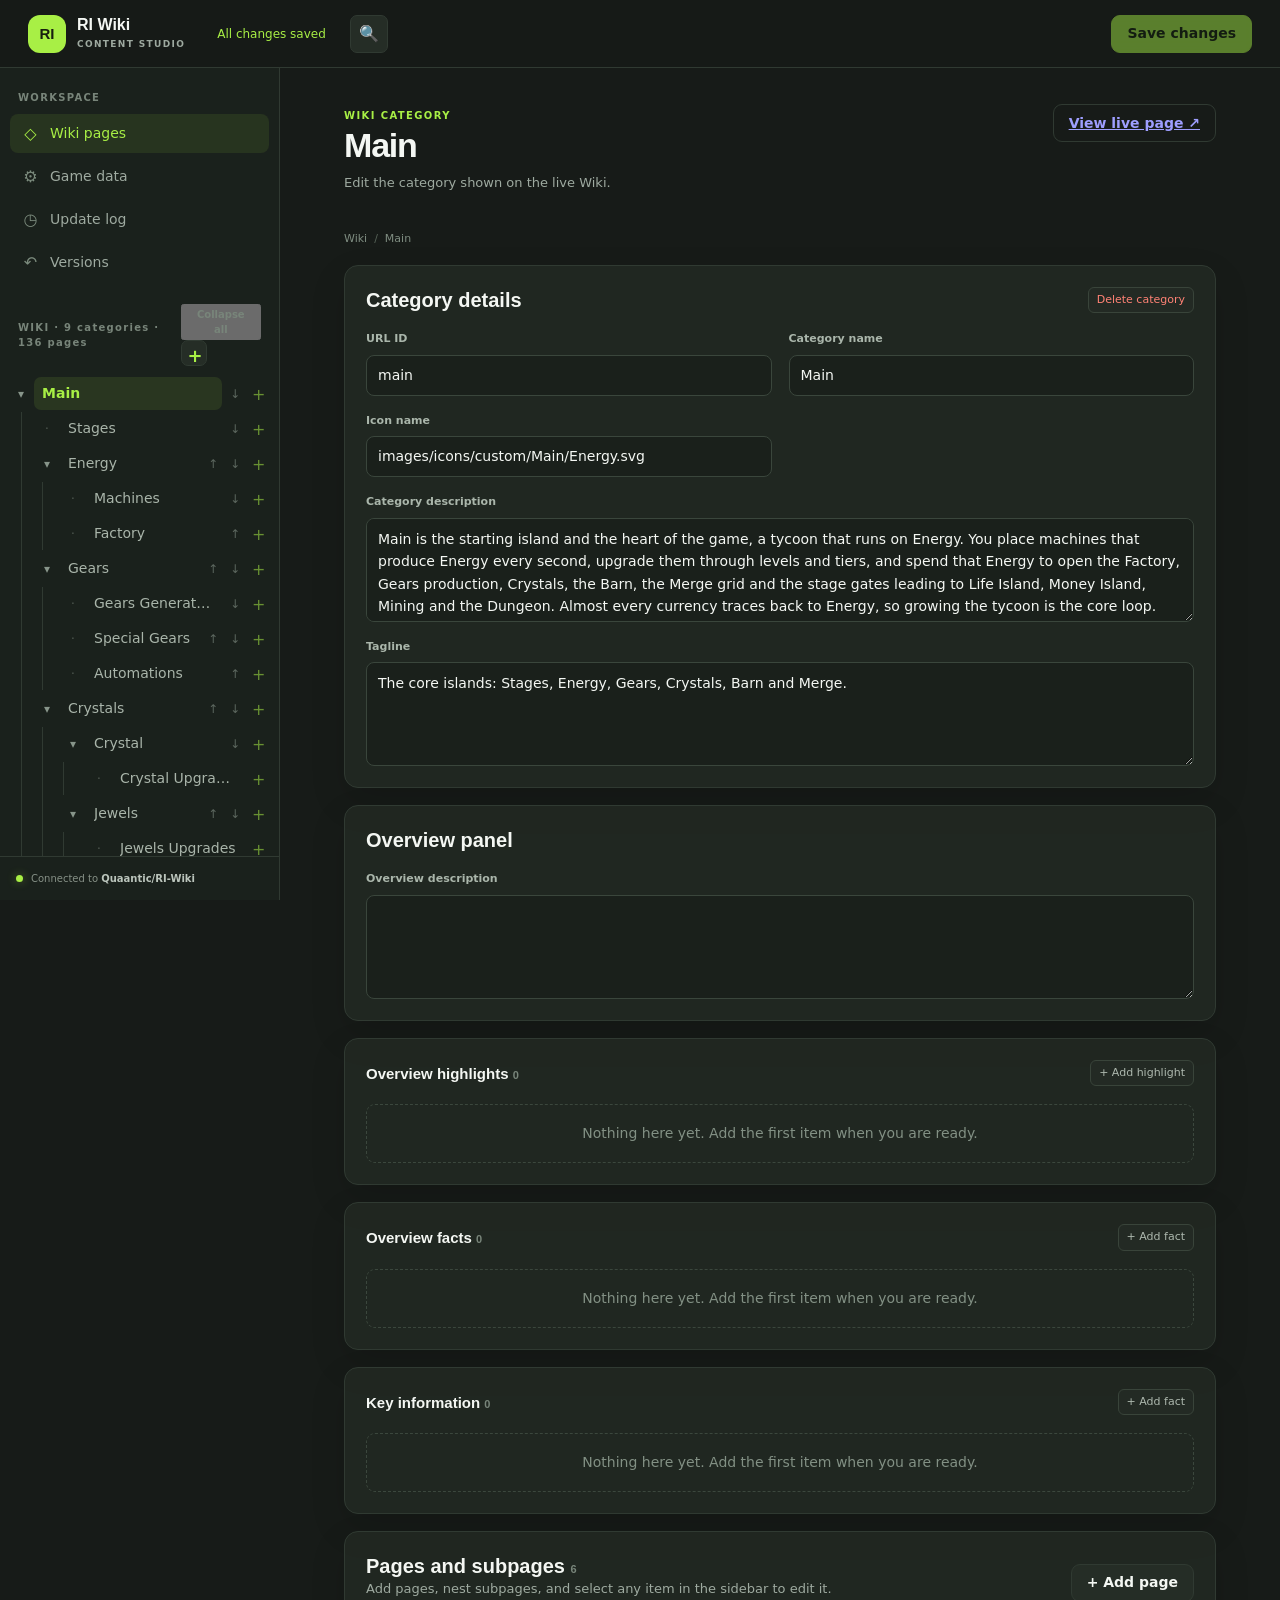
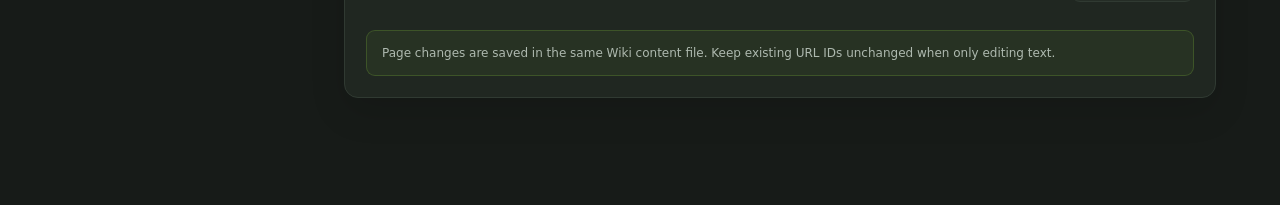
<file: admin/index.html>
<!doctype html>
<html lang="en">
<head>
  <meta charset="utf-8">
  <meta name="viewport" content="width=device-width, initial-scale=1">
  <meta name="robots" content="noindex">
  <meta name="theme-color" content="#171b18">
  <title>Wiki Studio | RI Wiki</title>
  <link rel="stylesheet" href="../css/tokens.css">
  <link rel="stylesheet" href="./admin.css">
  <link rel="icon" type="image/x-icon" href="../favicon.ico">
</head>
<body>
  <main id="app" class="studio">
    <header class="topbar">
      <a class="brand" href="../" aria-label="RI Wiki home">
        <span class="brand-mark">RI</span>
        <span><strong>RI Wiki</strong><small>CONTENT STUDIO</small></span>
      </a>
      <div class="topbar__status" id="status" role="status">Connecting to GitHub…</div>
      <div class="topbar__search">
        <label class="search-label" for="studio-search" hidden>Search</label>
        <input class="search-input" id="studio-search" type="search" placeholder="Search pages, items, releases…" aria-label="Search" hidden>
        <button class="icon-button" id="toggle-search" type="button" title="Search">🔍</button>
      </div>
      <div class="topbar__actions">
        <button id="save" class="button button--primary" type="button">Save changes</button>
      </div>
    </header>

    <div id="workspace" class="workspace">
      <aside class="sidebar">
        <div class="sidebar__heading">WORKSPACE</div>
        <nav class="tabs" aria-label="Content sections">
          <button class="tab is-active" data-screen="wiki" type="button"><span>◇</span> Wiki pages</button>
          <button class="tab" data-screen="game" type="button"><span>⚙</span> Game data</button>
          <button class="tab" data-screen="updates" type="button"><span>◷</span> Update log</button>
          <button class="tab" data-screen="versions" type="button"><span>↶</span> Versions</button>
        </nav>
        <div class="sidebar__heading sidebar__heading--tree"><span id="tree-heading">WIKI STRUCTURE</span><div class="sidebar__tree-actions"><button id="toggle-tree" class="tree-toggle" type="button">Collapse all</button><button id="add-category" class="icon-button" aria-label="Add category" title="Add category" type="button">+</button></div></div>
        <div id="tree" class="tree"></div>
        <div class="sidebar__footer">
          <span class="connection-dot"></span>
          <span>Connected to <b>Quaantic/RI-Wiki</b></span>
        </div>
      </aside>

      <section class="editor">
        <div id="screen-content" class="screen-content"></div>
      </section>
    </div>
  </main>
  <div id="toast" class="toast" role="status" aria-live="polite"></div>
  <script type="module" src="./app.js"></script>
</body>
</html>
</file>
<file: css/tokens.css>
:root {
  color-scheme: dark;

  /* ---- Palette ---- */
  --c-bg: #171d19;            /* main background */
  --c-bg-2: #1e2720;          /* secondary background (sidebar, topbar) */
  --c-card: #222b24;          /* card background */
  --c-card-hover: #2b362b;
  --c-inset: #141a16;         /* deepest inset (table heads, code wells) */
  --c-raised: #303b30;        /* raised elements (pills, inputs) */

  --c-accent: #bdcc98;        /* primary green */
  --c-accent-light: #dbe7b8;
  --c-accent-deep: #97b076;
  --c-accent-soft: #bdcc981a;
  --c-accent-soft-2: #bdcc982b;
  --c-accent-soft-3: #bdcc9840;
  --c-on-accent: #1b241a;     /* text on green */

  --c-text: #f2efdf;
  --c-text-2: #d0d4c5;        /* muted body */
  --c-text-3: #a9b4a4;        /* faint meta */
  --c-text-4: #8a9788;        /* disabled / hairline labels */

  --c-border: #354237;
  --c-border-2: #4b5a4b;
  --c-border-accent: #bdcc985e;

  --c-topbar: #1a221c;

  /* Update-log contexts */
  --c-feature: #bdcc98;
  --c-changes: #ddbd81;
  --c-ui: #a2ccd4;
  --c-bug: #f0a58d;
  --c-credits: #dfbd7c;
  --c-feedback: #a2ccd4;

  /* Texturas de fundo (opacity por tema) */
  --tex-leaves: 0.07;
  --tex-topo: 0.5;
  --tex-grid: 0.035;

  /* Rarity (game data only) */
  --r-common: #9AA69C;
  --r-uncommon: #A8EF45;
  --r-rare: #58C7F3;
  --r-epic: #B981F9;
  --r-legendary: #FFB454;

  /* ---- Typography ---- */
  --font-heading: 'Palatino Linotype', 'Book Antiqua', Georgia, serif;
  --c-brass: #ddbd81;
  --font-display: 'Segoe UI', system-ui, sans-serif;
  --font-body: 'Segoe UI', system-ui, sans-serif;
  --font-mono: ui-monospace, 'Cascadia Code', 'SF Mono', Consolas, monospace;

  /* ---- Radii ---- */
  --r-xs: 3px;
  --r-sm: 4px;
  --r-md: 5px;
  --r-lg: 6px;
  --r-xl: 8px;
  --r-pill: 4px;

  /* ---- Elevation ---- */
  --shadow-1: none;
  --shadow-2: 0 8px 24px #0b100b44;
  --shadow-3: 0 24px 60px -12px rgba(8, 10, 8, 0.65);
  --inset-hi: 0 0 transparent;
  --glow-accent: 0 0 0 1px var(--c-border-accent);

  /* ---- Motion ---- */
  --t-fast: 140ms;
  --t-med: 230ms;
  --t-slow: 420ms;
  --ease-out: cubic-bezier(0.22, 0.61, 0.36, 1);
  --ease-spring: cubic-bezier(0.34, 1.4, 0.5, 1);

  /* ---- Layout ---- */
  --sidebar-w: 258px;
  --topbar-h: 76px;
  --content-max: 1800px;
  --z-topbar: 40;
  --z-sidebar: 50;
  --z-overlay: 60;
  --z-search: 70;
  --z-toast: 90;
}

/* ================= TEMA CLARO (verde suave) =================
   Ativado via <html data-theme="light"> (Settings). Dark e o padrao. */
:root[data-theme='light'] {
  color-scheme: light;
  --c-brass: #755123;

  --c-bg: #f1f1e8;
  --c-bg-2: #e7ebde;
  --c-card: #f7f7ee;
  --c-card-hover: #e9eddd;
  --c-inset: #dfe5d7;
  --c-raised: #fafaf3;

  --c-accent: #3e5b30;
  --c-accent-light: #2d4928;
  --c-accent-deep: #304a27;
  --c-accent-soft: #42603619;
  --c-accent-soft-2: #42603629;
  --c-accent-soft-3: #42603638;
  --c-on-accent: #fff;

  --c-text: #222c22;
  --c-text-2: #3c493a;
  --c-text-3: #4e5d4c;
  --c-text-4: #576455;

  --c-border: #cbd2c2;
  --c-border-2: #aebca6;
  --c-border-accent: #65835a84;

  --c-topbar: #e7ebde;

  --c-feature: #3e5b30;
  --c-changes: #755123;
  --c-ui: #2b606c;
  --c-bug: #943f2d;
  --c-credits: #795720;
  --c-feedback: #2b606c;

  --tex-leaves: 0.05;
  --tex-topo: 0.4;
  --tex-grid: 0.04;

  --shadow-1: none;
  --shadow-2: 0 8px 24px #222b2224;
  --shadow-3: 0 24px 60px -12px rgba(38, 52, 36, 0.22);
  --inset-hi: 0 0 transparent;
  --glow-accent: 0 0 0 1px var(--c-border-accent);
}
</file>
<file: admin/admin.css>
:root {
  color-scheme: dark;
  --studio-bg: #171b18;
  --studio-panel: #1d241f;
  --studio-card: #252d26;
  --studio-raised: #2e3830;
  --studio-border: #303a32;
  --studio-text: #f4f7f3;
  --studio-muted: #9eaaa0;
  --studio-accent: #a8ef45;
  --studio-red: #ff8275;
}

* { box-sizing: border-box; }
body {
  min-width: 320px;
  min-height: 100vh;
  margin: 0;
  color: var(--studio-text);
  background:
    radial-gradient(900px 440px at 85% -15%, rgba(168,239,69,.07), transparent 65%),
    var(--studio-bg);
  font: 14px/1.5 Inter, "Segoe UI", system-ui, sans-serif;
}
button, input, textarea, select { font: inherit; }
button { color: inherit; }
[hidden] { display: none !important; }

.studio { min-height: 100vh; }
.topbar {
  position: sticky;
  z-index: 5;
  top: 0;
  display: flex;
  align-items: center;
  min-height: 68px;
  padding: 0 28px;
  background: rgba(23,27,24,.92);
  border-bottom: 1px solid var(--studio-border);
  backdrop-filter: blur(18px);
}
.brand { display: flex; align-items: center; gap: 11px; color: inherit; text-decoration: none; }
.brand-mark {
  display: grid;
  width: 38px;
  height: 38px;
  place-items: center;
  border-radius: 12px;
  color: #17200f;
  background: var(--studio-accent);
  font: 800 15px/1 "Space Grotesk", "Segoe UI", sans-serif;
}
.brand strong, .brand small { display: block; }
.brand strong { font: 700 16px/1.1 "Space Grotesk", "Segoe UI", sans-serif; }
.brand small { margin-top: 4px; color: var(--studio-muted); font-size: 9px; font-weight: 800; letter-spacing: .15em; }
.topbar__status { margin-left: 32px; color: var(--studio-muted); font-size: 12px; }
.topbar__status[data-state="error"] { color: var(--studio-red); }
.topbar__status[data-state="saved"] { color: var(--studio-accent); }
.topbar__search { display: flex; align-items: center; gap: 8px; margin-left: 24px; }
.search-input {
  min-width: 0;
  flex: 1;
  max-width: 260px;
  min-height: 38px;
  padding: 0 12px 0 34px;
  border: 1px solid var(--studio-border);
  border-radius: 9px;
  background: var(--studio-card);
  color: var(--studio-text);
  font: inherit;
  font-size: 13px;
}
.search-input::placeholder { color: var(--studio-muted); }
.search-input:focus { outline: none; border-color: var(--studio-accent); background: var(--studio-raised); }
.search-input[hidden] { display: none !important; }
.topbar__search .icon-button { min-height: 38px; width: 38px; padding: 0; font-size: 16px; }
.topbar__search .icon-button.is-active { background: var(--studio-accent); color: #14200c; border-color: var(--studio-accent); }
.tree-item.is-selected { background: rgba(168,239,69,.15); border-color: var(--studio-accent); color: var(--studio-accent); font-weight: 700; }
.tree-item.is-selected .tree-item__name { color: inherit; }
.tree-data-heading { display: flex; align-items: center; justify-content: space-between; gap: 8px; padding: 8px 12px; border-bottom: 1px solid var(--studio-border); font-size: 12px; font-weight: 700; text-transform: uppercase; letter-spacing: .08em; color: var(--studio-muted); }
.tree-item__name { display: block; overflow: hidden; text-overflow: ellipsis; white-space: nowrap; }
.tree-item__chevron { display: inline-block; width: 14px; color: var(--studio-muted); margin-right: 6px; }
.topbar__actions { display: flex; align-items: center; gap: 10px; margin-left: auto; }
.account { max-width: 180px; overflow: hidden; color: var(--studio-muted); text-overflow: ellipsis; white-space: nowrap; }
.button {
  display: inline-flex;
  align-items: center;
  justify-content: center;
  min-height: 38px;
  padding: 0 15px;
  border: 1px solid var(--studio-border);
  border-radius: 9px;
  background: var(--studio-card);
  cursor: pointer;
  font-weight: 700;
  transition: background .16s ease, border-color .16s ease, transform .16s ease;
}
.button:hover:not(:disabled) { border-color: #50604f; background: var(--studio-raised); }
.button:active:not(:disabled) { transform: translateY(1px); }
.button:disabled { cursor: not-allowed; opacity: .48; }
.button--primary { border-color: var(--studio-accent); color: #14200c; background: var(--studio-accent); }
.button--primary:hover:not(:disabled) { border-color: #c9ff74; background: #c9ff74; }
.button--quiet { background: transparent; }
.button--large { min-height: 46px; padding: 0 21px; }
.button--small { min-height: 32px; width: 100%; margin: 4px 0 8px; padding: 0 9px; font-size: 12px; }
.button--danger { color: var(--studio-red); }
.icon-button {
  display: inline-grid;
  width: 26px;
  height: 26px;
  place-items: center;
  border: 1px solid var(--studio-border);
  border-radius: 7px;
  color: var(--studio-accent);
  background: var(--studio-card);
  cursor: pointer;
  font-size: 18px;
}
.icon-button:hover { border-color: var(--studio-accent); }

.workspace { display: grid; min-height: calc(100vh - 68px); grid-template-columns: 280px minmax(0, 1fr); }
.sidebar {
  position: sticky;
  top: 68px;
  display: flex;
  height: calc(100vh - 68px);
  flex-direction: column;
  border-right: 1px solid var(--studio-border);
  background: rgba(29,36,31,.7);
}
.sidebar__heading {
  display: flex;
  align-items: center;
  justify-content: space-between;
  padding: 22px 18px 9px;
  color: #78857a;
  font-size: 10px;
  font-weight: 800;
  letter-spacing: .13em;
}
.sidebar__heading--tree { padding-top: 22px; }
.tabs { display: grid; gap: 4px; padding: 0 10px; }
.tab {
  display: flex;
  align-items: center;
  gap: 10px;
  min-height: 39px;
  padding: 0 11px;
  border: 0;
  border-radius: 8px;
  color: var(--studio-muted);
  background: transparent;
  cursor: pointer;
  text-align: left;
}
.tab > span:first-child { width: 19px; color: #7b8b7d; font-size: 16px; text-align: center; }
.tab:hover { color: var(--studio-text); background: rgba(255,255,255,.035); }
.tab.is-active { color: var(--studio-accent); background: rgba(168,239,69,.09); }
.tab.is-active > span:first-child { color: var(--studio-accent); }
.count { margin-left: auto; color: #78857a; font-size: 11px; }
.tree { min-height: 0; flex: 1; overflow: auto; padding: 0 10px 18px; }
.tree-category { margin: 2px 0; }
.tree-item {
  display: flex;
  width: 100%;
  align-items: center;
  gap: 7px;
  min-height: 33px;
  padding: 5px 8px;
  border: 0;
  border-radius: 7px;
  color: #a9b5aa;
  background: transparent;
  cursor: pointer;
  text-align: left;
}
.tree-item:hover { color: var(--studio-text); background: rgba(255,255,255,.04); }
.tree-item.is-selected { color: var(--studio-accent); background: rgba(168,239,69,.1); }
.tree-item__chevron { width: 12px; color: #68766b; font-size: 10px; }
.tree-item__name { overflow: hidden; flex: 1; text-overflow: ellipsis; white-space: nowrap; }
.tree-item__add { color: var(--studio-accent); opacity: .55; }
.tree-item:hover .tree-item__add { opacity: 1; }
.tree-row { display: flex; align-items: center; gap: 2px; }
.tree-row > .tree-item { flex: 1; min-width: 0; }
.tree-expand { display: inline-grid; width: 22px; height: 25px; flex: none; place-items: center; border: 0; border-radius: 6px; color: #87958a; background: transparent; cursor: pointer; font-size: 12px; }
.tree-expand:not(:disabled):hover { color: var(--studio-accent); background: rgba(168,239,69,.08); }
.tree-expand:disabled { cursor: default; opacity: .5; }
.tree-add { display: inline-grid; width: 23px; height: 23px; flex: none; place-items: center; border: 0; border-radius: 6px; color: var(--studio-accent); background: transparent; cursor: pointer; font-size: 16px; opacity: .55; }
.tree-add:hover { background: rgba(168,239,69,.1); opacity: 1; }
.tree-order { display: inline-grid; width: 20px; height: 23px; flex: none; place-items: center; border: 0; border-radius: 5px; color: #87958a; background: transparent; cursor: pointer; font-size: 12px; opacity: .6; }
.tree-order:hover { color: var(--studio-accent); background: rgba(168,239,69,.08); opacity: 1; }
.tree-children { margin-left: 11px; padding-left: 9px; border-left: 1px solid #303a32; }
.tree-data-group { margin: 4px 0 11px; padding-bottom: 7px; border-bottom: 1px solid rgba(48,58,50,.6); }
.tree-data-heading { display: flex; align-items: center; justify-content: space-between; min-height: 28px; padding: 0 5px 0 8px; color: #7f8e81; font-size: 10px; font-weight: 800; letter-spacing: .07em; text-transform: uppercase; }
.tree-data-group > .tree-item { min-height: 29px; padding-left: 11px; font-size: 11px; }
.tree-empty { padding: 10px 8px; color: #879489; font-size: 11px; }
.sidebar__footer { display: flex; align-items: center; gap: 8px; padding: 14px 16px; border-top: 1px solid var(--studio-border); color: #869187; font-size: 10px; }
.sidebar__footer b { color: #bbc5bc; font-weight: 600; }
.connection-dot { width: 7px; height: 7px; border-radius: 50%; background: var(--studio-accent); box-shadow: 0 0 10px rgba(168,239,69,.4); }

.editor { min-width: 0; }
.screen-content { width: min(1050px, 100%); margin: 0 auto; padding: 36px clamp(20px, 5vw, 66px) 90px; }
.page-heading { display: flex; align-items: flex-start; justify-content: space-between; gap: 20px; margin-bottom: 26px; }
.eyebrow { color: var(--studio-accent); font-size: 10px; font-weight: 800; letter-spacing: .14em; }
h1, h2, h3, p { margin-top: 0; }
h1 { margin-bottom: 7px; color: var(--studio-text); font: 700 clamp(25px,3vw,34px)/1.2 "Space Grotesk", "Segoe UI", sans-serif; letter-spacing: -.035em; }
h2 { color: var(--studio-text); font: 650 20px/1.3 "Space Grotesk", "Segoe UI", sans-serif; }
h3 { color: var(--studio-text); font: 650 15px/1.4 "Space Grotesk", "Segoe UI", sans-serif; }
.subheading { color: var(--studio-muted); font-size: 13px; }
.panel {
  margin: 17px 0;
  padding: 21px;
  border: 1px solid var(--studio-border);
  border-radius: 14px;
  background: rgba(37,45,38,.68);
  box-shadow: 0 14px 36px rgba(0,0,0,.12);
}
.panel__heading { display: flex; align-items: center; justify-content: space-between; gap: 12px; margin-bottom: 18px; }
.panel__heading h2, .panel__heading h3 { margin: 0; }
.form-grid { display: grid; gap: 17px; grid-template-columns: repeat(2, minmax(0,1fr)); }
.field { display: grid; min-width: 0; gap: 7px; }
.field--wide { grid-column: 1 / -1; }
.field label, .field-label { color: #aab6ab; font-size: 11px; font-weight: 700; }
.field input, .field textarea, .field select {
  width: 100%;
  min-height: 40px;
  padding: 9px 11px;
  border: 1px solid #3a463c;
  border-radius: 8px;
  outline: 0;
  color: var(--studio-text);
  background: #1a201b;
}
.field textarea { min-height: 104px; resize: vertical; line-height: 1.6; }
.field input:focus, .field textarea:focus, .field select:focus { border-color: var(--studio-accent); box-shadow: 0 0 0 3px rgba(168,239,69,.09); }
.field select { color-scheme: dark; }
.field input::placeholder, .field textarea::placeholder { color: #667268; }
.check-field { display: flex; align-items: center; gap: 10px; min-height: 40px; color: #c6d0c6; }
.check-field input { width: 17px; height: 17px; accent-color: var(--studio-accent); }
.repeat-list { display: grid; gap: 12px; }
.repeat-item { position: relative; padding: 16px; border: 1px solid #374238; border-radius: 10px; background: rgba(18,22,19,.4); }
.repeat-item__tools { display: flex; align-items: center; justify-content: flex-end; gap: 5px; margin: -5px -5px 9px; }
.mini-button { padding: 4px 8px; border: 1px solid #39443a; border-radius: 6px; color: #aeb9af; background: #232a24; cursor: pointer; font-size: 11px; }
.mini-button:hover { border-color: #71806f; color: var(--studio-text); }
.mini-button--danger { color: var(--studio-red); }
.repeat-empty { padding: 18px; border: 1px dashed #3b473d; border-radius: 9px; color: #829084; text-align: center; }
.nested-list { display: grid; gap: 10px; margin-top: 14px; padding-left: 16px; border-left: 1px solid #3c493d; }
.section-title { margin: 0 0 12px; color: #8d9b8e; font-size: 10px; font-weight: 800; letter-spacing: .1em; text-transform: uppercase; }
.game-data-panel > .notice { margin-bottom: 17px; }
.game-object { margin-top: 15px; padding: 15px; border: 1px solid #374238; border-radius: 10px; background: rgba(18,22,19,.25); }
.game-object--nested { margin-top: 0; padding: 11px; border-color: rgba(55,66,56,.65); background: rgba(18,22,19,.2); }
.game-object__heading, .game-array__heading { display: flex; align-items: center; justify-content: space-between; gap: 12px; margin-bottom: 12px; }
.game-object__heading h3, .game-array__heading h3 { margin: 0; }
.game-object__fields { display: grid; gap: 14px; }
.game-field { position: relative; min-width: 0; padding-right: 28px; }
.game-field__remove { position: absolute; top: 20px; right: 0; width: 24px; height: 24px; border: 1px solid transparent; border-radius: 6px; color: #78857a; background: transparent; cursor: pointer; font-size: 17px; }
.game-field__remove:hover { border-color: rgba(255,130,117,.3); color: var(--studio-red); background: rgba(255,130,117,.08); }
.game-object__heading + .game-object__fields > .game-field > .game-object,
.game-object__heading + .game-object__fields > .game-field > .game-array { margin-top: 0; }
.game-array { margin-top: 15px; padding: 15px; border: 1px solid #374238; border-radius: 10px; background: rgba(18,22,19,.25); }
.game-array__items { display: grid; gap: 12px; }
.game-item { padding: 12px; border: 1px solid rgba(55,66,56,.8); border-radius: 9px; background: rgba(18,22,19,.35); }
.game-item__tools { display: flex; align-items: center; justify-content: flex-end; gap: 5px; margin-bottom: 9px; }
.game-item__tools span { margin-right: auto; color: #9eaaa0; font-size: 11px; font-weight: 700; }
.game-array__heading .count { margin-left: 5px; }
.game-data-panel .field input[type="number"] { font-variant-numeric: tabular-nums; }
.notice { padding: 13px 15px; border: 1px solid rgba(168,239,69,.18); border-radius: 9px; color: #aeb9af; background: rgba(168,239,69,.055); font-size: 12px; }
.empty-state { padding: 54px 25px; border: 1px dashed #3b473d; border-radius: 14px; color: #96a297; text-align: center; }
.empty-state h2 { margin-bottom: 9px; }
.empty-state p { margin: 0 auto 18px; max-width: 50ch; }
.inline-actions { display: flex; flex-wrap: wrap; gap: 8px; }
.split-field { display: grid; gap: 9px; grid-template-columns: 1fr 1fr; }
.tree-match { color: var(--studio-accent); font-weight: 700; }
.tree-match mark { background: rgba(168,239,69,.25); color: inherit; padding: 0 2px; border-radius: 3px; }
.tree-empty { padding: 26px 18px; text-align: center; color: var(--studio-muted); font-size: 13px; border: 1px dashed var(--studio-border); border-radius: 9px; background: rgba(37,45,38,.4); margin: 12px 0; }
.crumbs { display: flex; flex-wrap: wrap; gap: 7px; margin: 0 0 12px; color: #7f8d81; font-size: 11px; }
.crumbs span + span::before { content: "/"; margin-right: 7px; color: #566257; }

.login-screen { display: grid; min-height: calc(100vh - 68px); place-items: center; padding: 28px; }
.login-card { width: min(510px, 100%); padding: 42px; border: 1px solid var(--studio-border); border-radius: 20px; background: rgba(37,45,38,.82); box-shadow: 0 25px 80px rgba(0,0,0,.3); }
.login-card h1 { margin: 12px 0; }
.login-card p { margin-bottom: 24px; color: var(--studio-muted); }
.login-card .login-note { margin: 17px 0 0; font-size: 11px; }
.toast { position: fixed; z-index: 20; right: 22px; bottom: 22px; max-width: min(480px, calc(100vw - 44px)); padding: 13px 17px; transform: translateY(15px); border: 1px solid #455346; border-radius: 10px; color: var(--studio-text); background: #273128; box-shadow: 0 16px 42px rgba(0,0,0,.35); opacity: 0; pointer-events: none; transition: .2s ease; }
.toast.is-visible { transform: translateY(0); opacity: 1; }
.toast.is-error { border-color: rgba(255,130,117,.5); color: #ffc0b8; }

@media (max-width: 780px) {
  .topbar { min-height: 60px; padding: 0 14px; }
  .topbar__status { display: none; }
  .account { display: none; }
  .workspace { min-height: calc(100vh - 60px); grid-template-columns: 1fr; }
  .sidebar { position: relative; top: auto; height: auto; border-right: 0; border-bottom: 1px solid var(--studio-border); }
  .sidebar__heading:not(.sidebar__heading--tree), .sidebar__footer { display: none; }
  .tabs { display: flex; overflow: auto; padding: 12px 12px 7px; }
  .tab { flex: 0 0 auto; }
  .sidebar__heading--tree { padding: 12px 17px 6px; }
  .tree { display: flex; max-height: 260px; gap: 5px; overflow: auto; padding: 0 12px 12px; }
  .tree-category { flex: 0 0 210px; }
  .tree-data-group { flex: 0 0 220px; overflow: auto; }
  .tree-children { margin-left: 12px; }
  .screen-content { padding: 26px 17px 65px; }
  .panel { padding: 16px; }
  .login-card { padding: 28px 22px; }
}
@media (max-width: 520px) {
  .brand small { font-size: 8px; }
  .brand-mark { width: 34px; height: 34px; }
  .topbar__actions { gap: 6px; }
  .topbar__actions .button { min-height: 34px; padding: 0 9px; font-size: 11px; }
  .form-grid { grid-template-columns: 1fr; }
  .field--wide { grid-column: auto; }
  .page-heading { align-items: flex-start; flex-direction: column; }
  .split-field { grid-template-columns: 1fr; }
}
</file>
